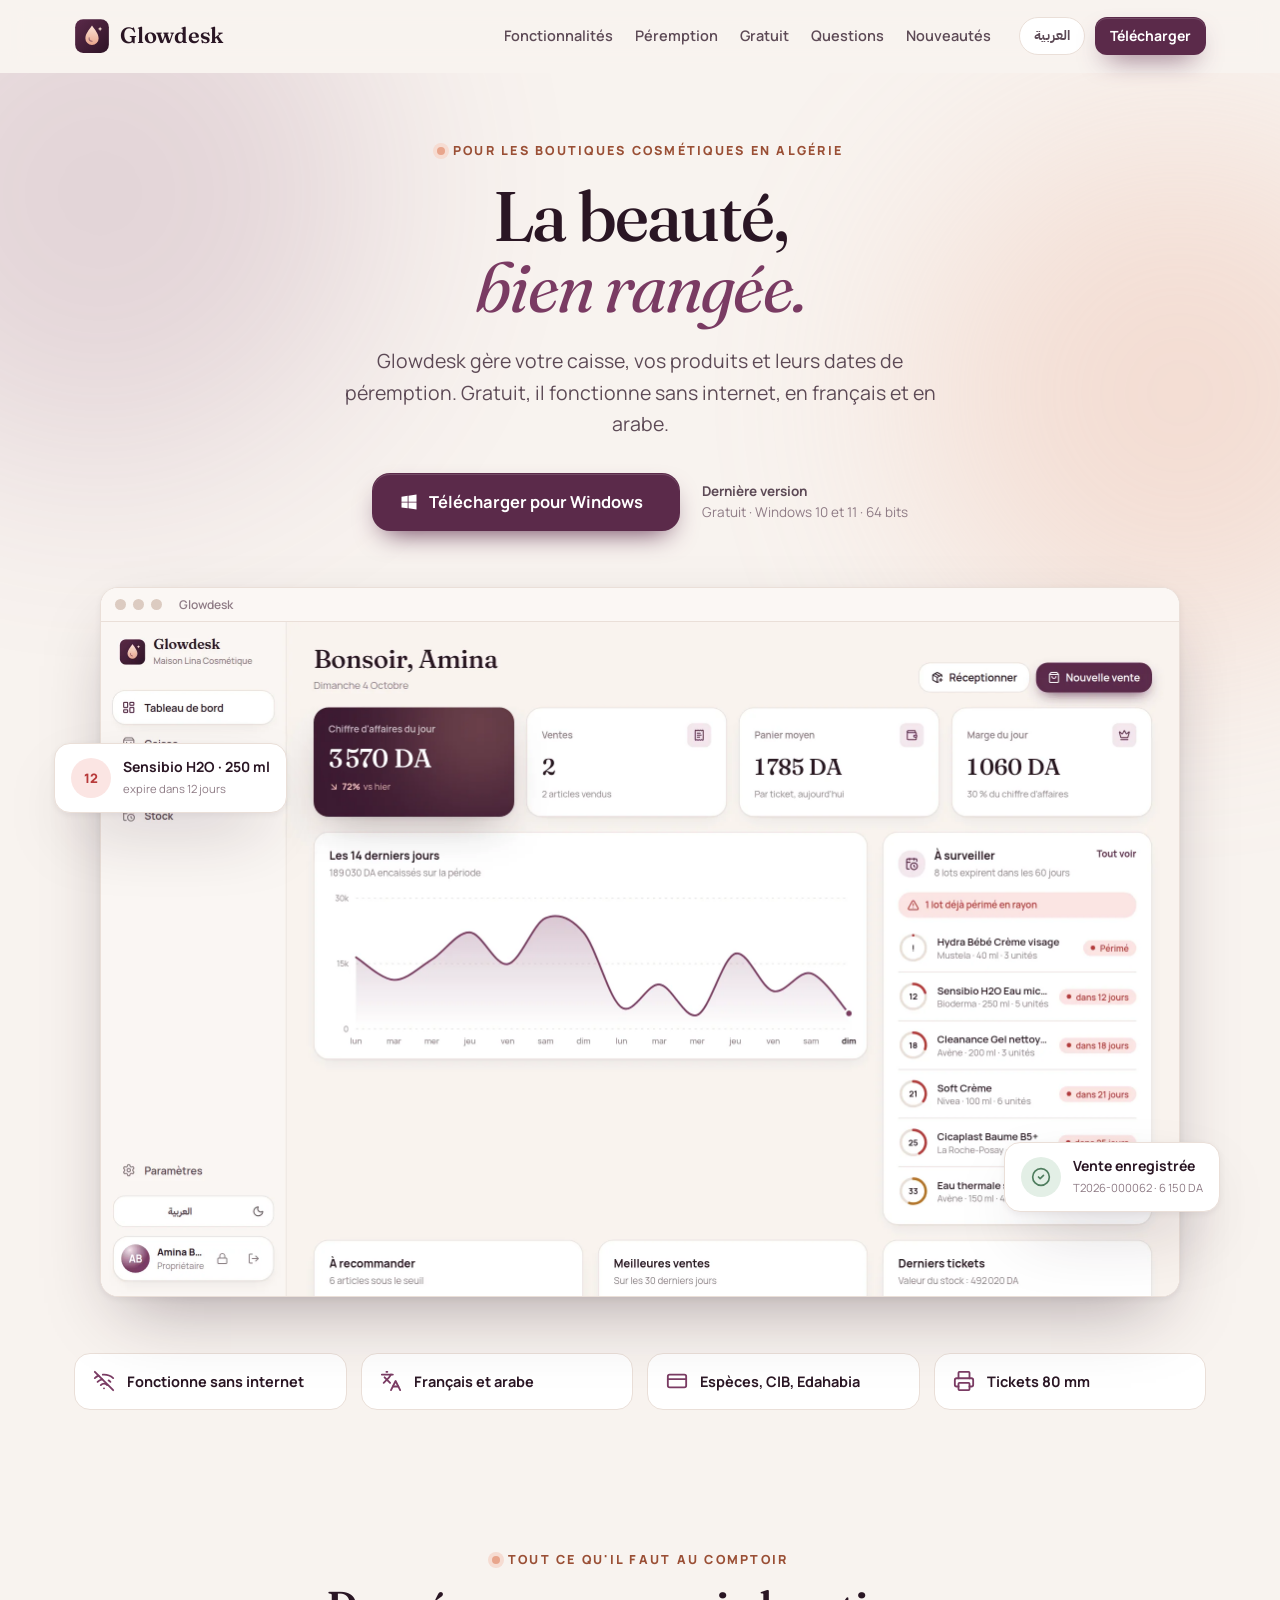
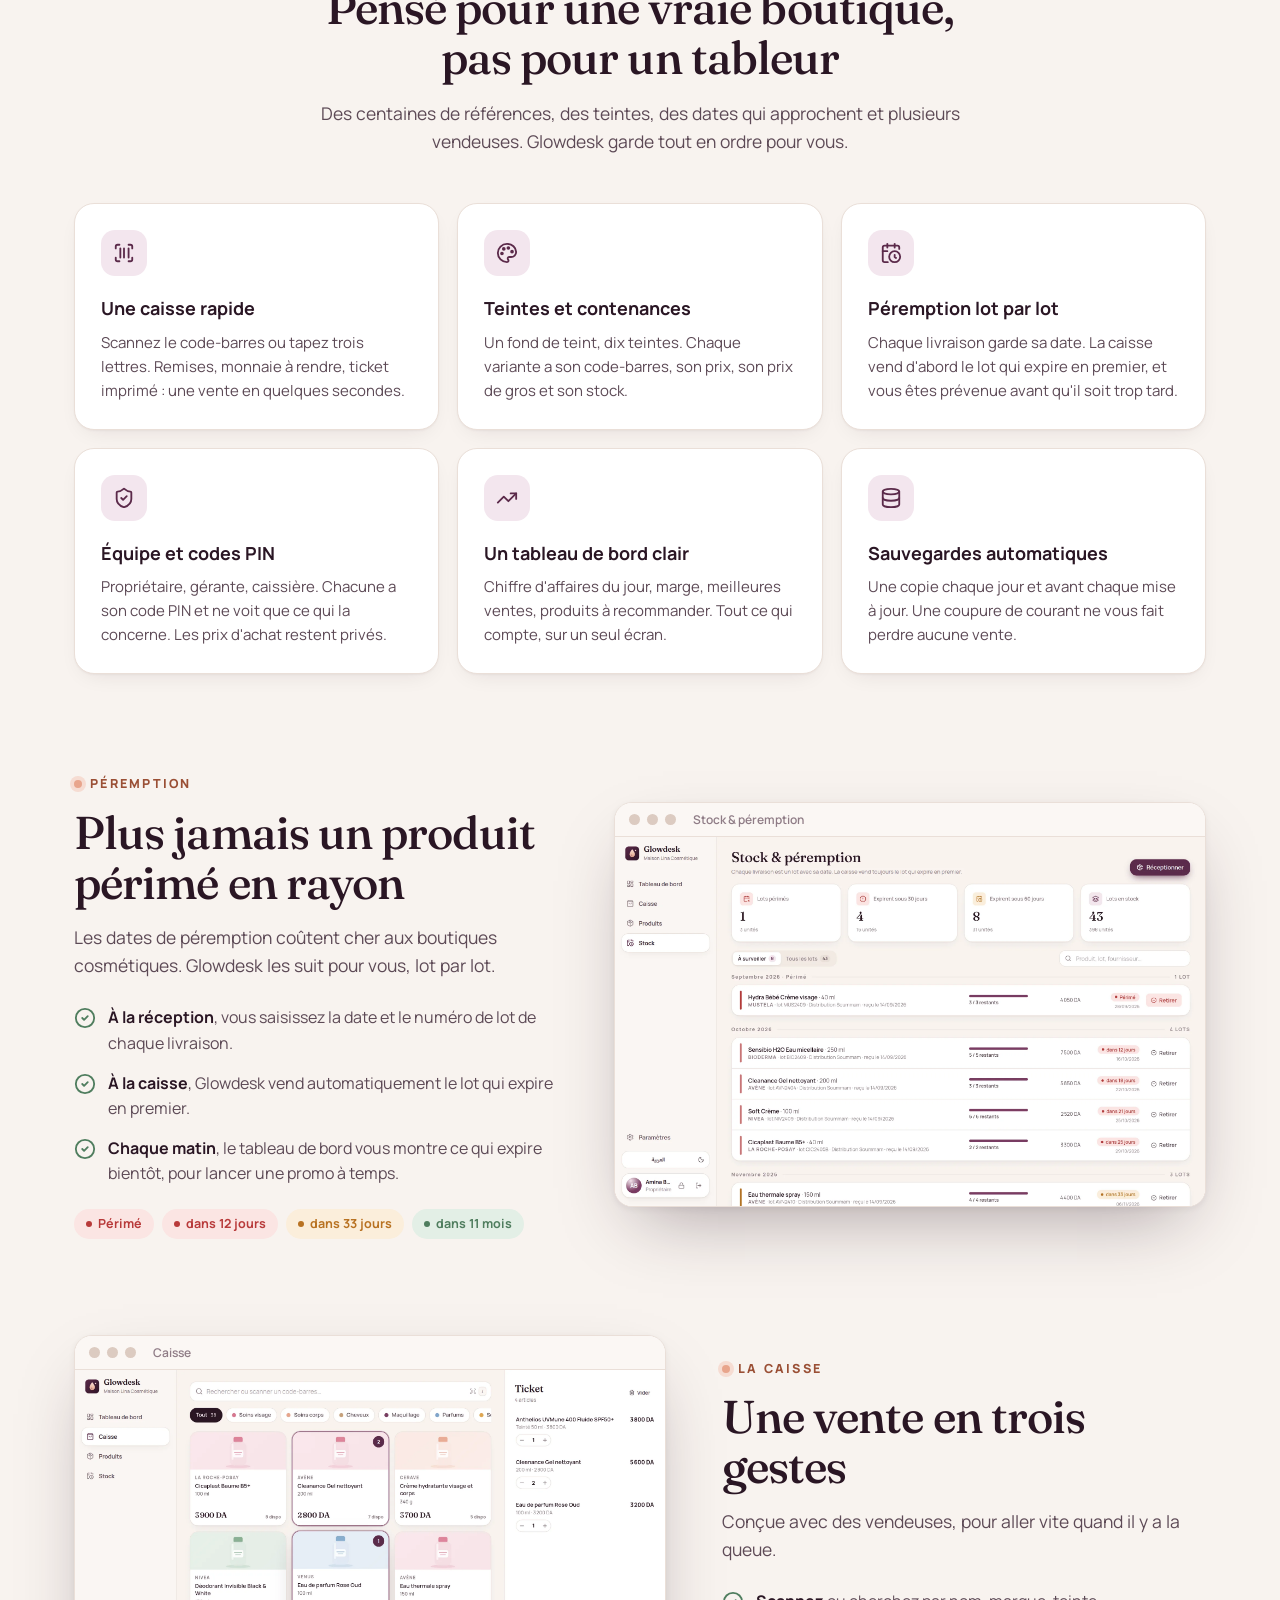
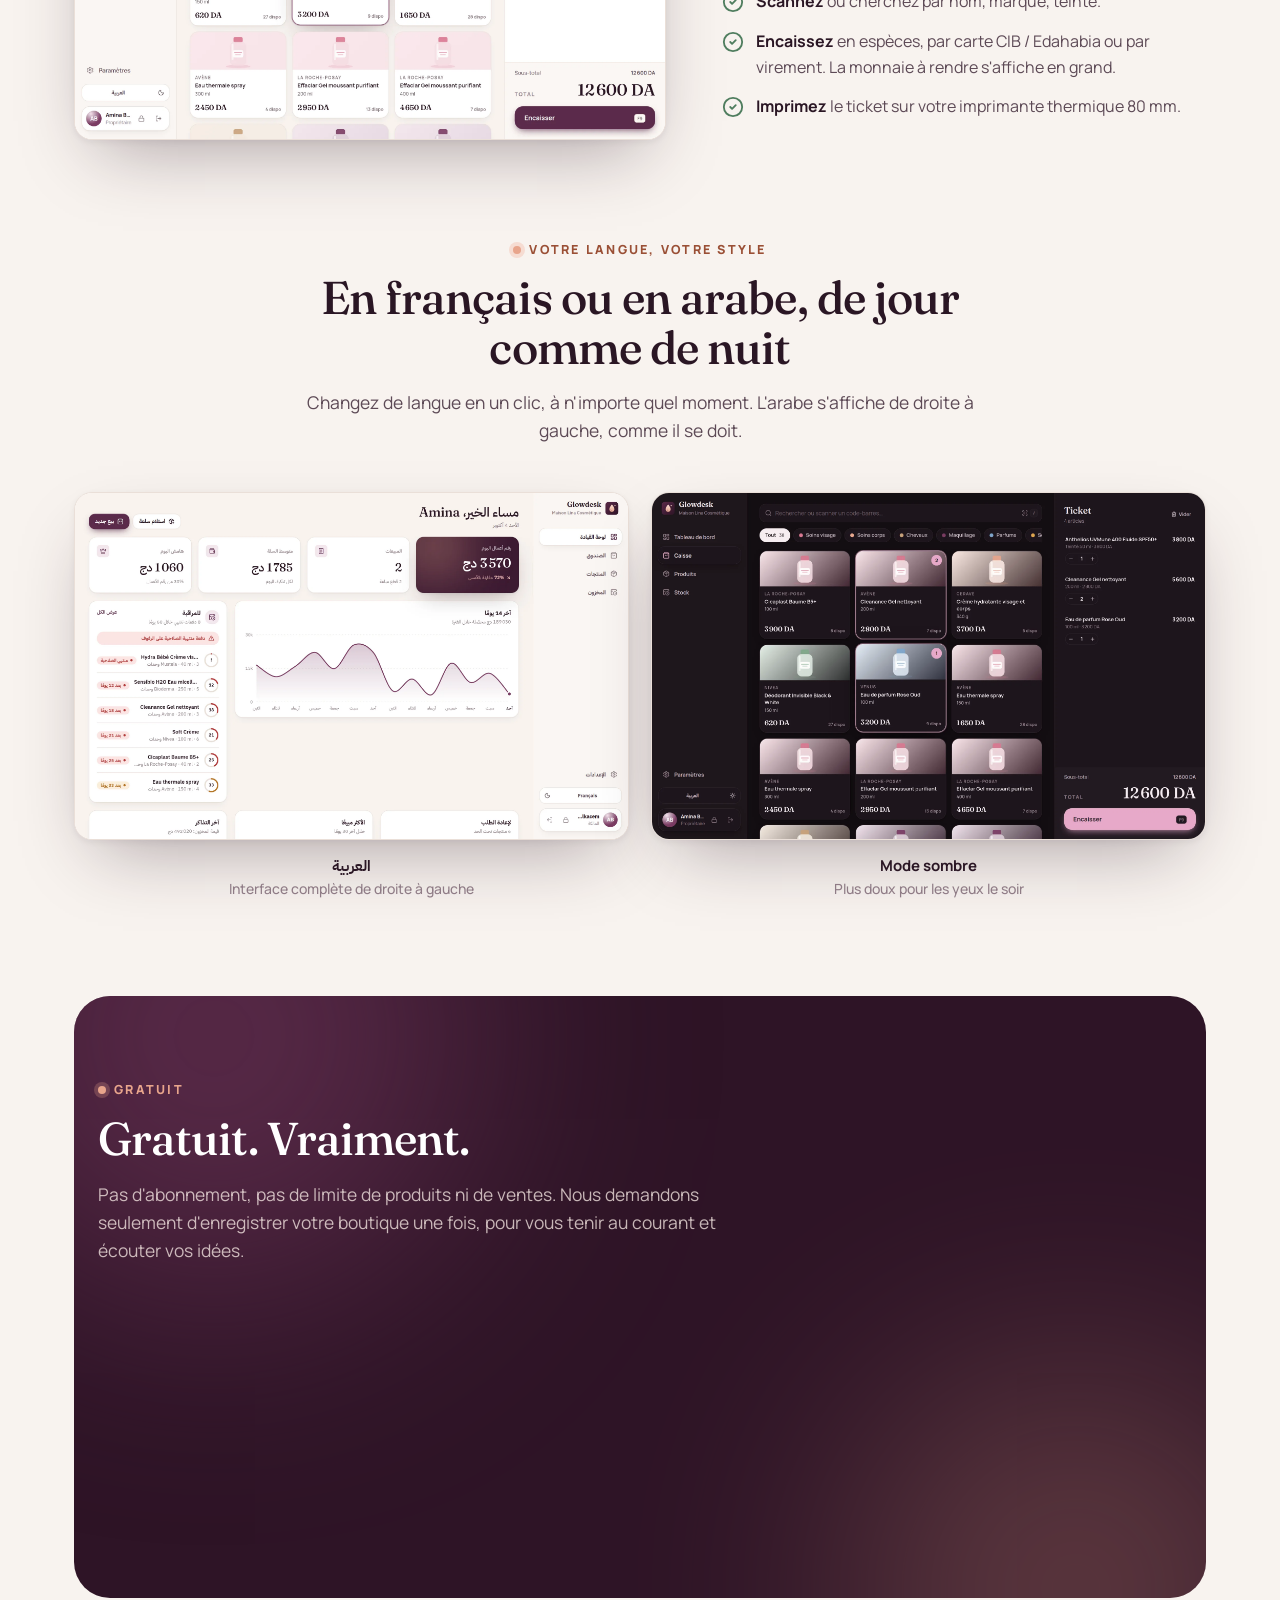
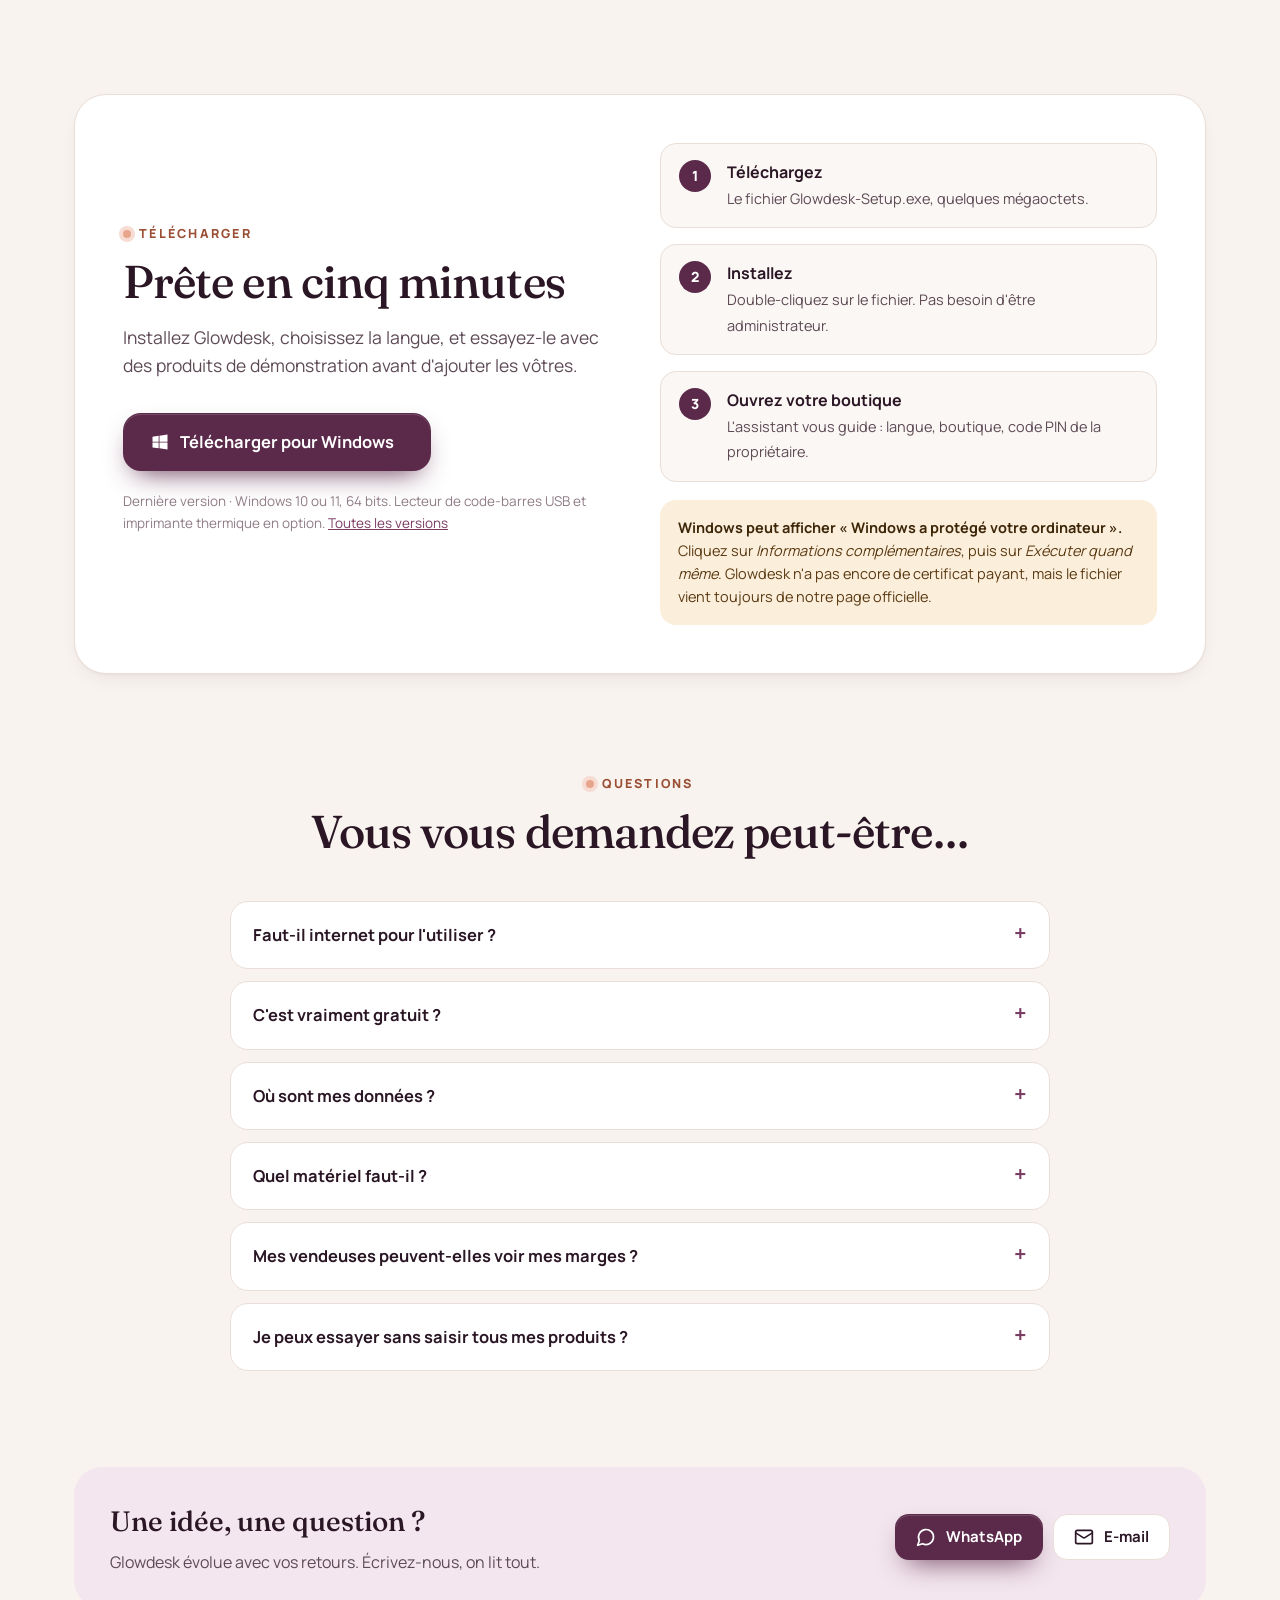
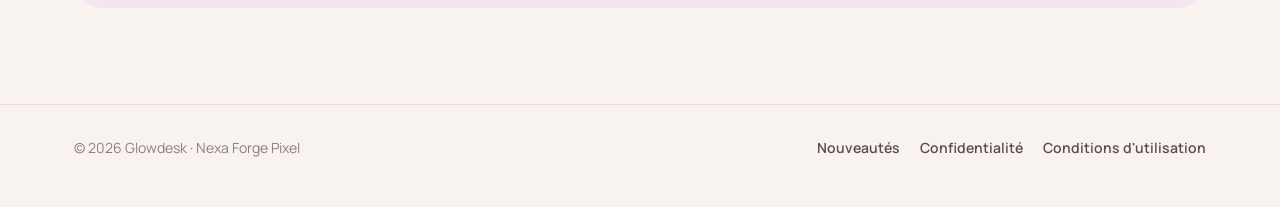
<file: index.html>
<!doctype html>
<html lang="fr" dir="ltr">
<head>
  <meta charset="utf-8">
  <meta name="viewport" content="width=device-width, initial-scale=1">
  <title>Glowdesk : logiciel de gestion gratuit pour boutiques cosmétiques</title>
  <meta name="description" content="Glowdesk est un logiciel gratuit pour les boutiques cosmétiques en Algérie : caisse avec code-barres, teintes et contenances, dates de péremption lot par lot, équipe avec codes PIN. Fonctionne sans internet, en français et en arabe.">
  <meta property="og:title" content="Glowdesk : la gestion de votre boutique cosmétique, enfin simple">
  <meta property="og:description" content="Caisse, stock et dates de péremption. Gratuit, sans internet, en français et en arabe.">
  <meta property="og:image" content="img/dashboard.webp">
  <meta name="theme-color" content="#5b2a4a">
  <link rel="icon" href="img/favicon.png">
  <link rel="apple-touch-icon" href="img/icon-256.png">
  <link rel="preconnect" href="https://fonts.googleapis.com">
  <link rel="preconnect" href="https://fonts.gstatic.com" crossorigin>
  <link href="https://fonts.googleapis.com/css2?family=Fraunces:ital,opsz,wght@0,9..144,400..600;1,9..144,400&family=IBM+Plex+Sans+Arabic:wght@400;500;600;700&family=Manrope:wght@400..800&display=swap" rel="stylesheet">
  <link rel="stylesheet" href="style.css">
</head>
<body>
<svg width="0" height="0" style="position:absolute" aria-hidden="true">
  <symbol id="i-cal" viewBox="0 0 24 24"><path d="M21 7.5V6a2 2 0 0 0-2-2H5a2 2 0 0 0-2 2v14a2 2 0 0 0 2 2h3.5"/><path d="M16 2v4"/><path d="M8 2v4"/><path d="M3 10h5"/><path d="M17.5 17.5 16 16.3V14"/><circle cx="16" cy="16" r="6"/></symbol>
  <symbol id="i-scan" viewBox="0 0 24 24"><path d="M3 7V5a2 2 0 0 1 2-2h2"/><path d="M17 3h2a2 2 0 0 1 2 2v2"/><path d="M21 17v2a2 2 0 0 1-2 2h-2"/><path d="M7 21H5a2 2 0 0 1-2-2v-2"/><path d="M8 7v10"/><path d="M12 7v10"/><path d="M17 7v10"/></symbol>
  <symbol id="i-palette" viewBox="0 0 24 24"><circle cx="13.5" cy="6.5" r="1"/><circle cx="17.5" cy="10.5" r="1"/><circle cx="8.5" cy="7.5" r="1"/><circle cx="6.5" cy="12.5" r="1"/><path d="M12 2C6.5 2 2 6.5 2 12s4.5 10 10 10c.93 0 1.65-.75 1.65-1.69 0-.44-.18-.84-.44-1.13-.29-.29-.44-.65-.44-1.12a1.64 1.64 0 0 1 1.67-1.67h2c3.05 0 5.55-2.5 5.55-5.55C21.97 6.01 17.46 2 12 2z"/></symbol>
  <symbol id="i-shield" viewBox="0 0 24 24"><path d="M20 13c0 5-3.5 7.5-7.66 8.95a1 1 0 0 1-.67-.01C7.5 20.5 4 18 4 13V6a1 1 0 0 1 1-1c2 0 4.5-1.2 6.24-2.72a1.17 1.17 0 0 1 1.52 0C14.51 3.81 17 5 19 5a1 1 0 0 1 1 1z"/><path d="m9 12 2 2 4-4"/></symbol>
  <symbol id="i-chart" viewBox="0 0 24 24"><polyline points="22 7 13.5 15.5 8.5 10.5 2 17"/><polyline points="16 7 22 7 22 13"/></symbol>
  <symbol id="i-db" viewBox="0 0 24 24"><ellipse cx="12" cy="5" rx="9" ry="3"/><path d="M3 5v14a9 3 0 0 0 18 0V5"/><path d="M3 12a9 3 0 0 0 18 0"/></symbol>
  <symbol id="i-wifioff" viewBox="0 0 24 24"><path d="M12 20h.01"/><path d="M8.5 16.43a5 5 0 0 1 7 0"/><path d="M5 12.86a10 10 0 0 1 5.17-2.69"/><path d="M19 12.86a10 10 0 0 0-2-1.52"/><path d="M2 8.82a15 15 0 0 1 4.18-2.64"/><path d="M22 8.82a15 15 0 0 0-11.29-3.76"/><path d="m2 2 20 20"/></symbol>
  <symbol id="i-lang" viewBox="0 0 24 24"><path d="m5 8 6 6"/><path d="m4 14 6-6 2-3"/><path d="M2 5h12"/><path d="M7 2h1"/><path d="m22 22-5-10-5 10"/><path d="M14 18h6"/></symbol>
  <symbol id="i-card" viewBox="0 0 24 24"><rect width="20" height="14" x="2" y="5" rx="2"/><path d="M2 10h20"/></symbol>
  <symbol id="i-print" viewBox="0 0 24 24"><path d="M6 18H4a2 2 0 0 1-2-2v-5a2 2 0 0 1 2-2h16a2 2 0 0 1 2 2v5a2 2 0 0 1-2 2h-2"/><path d="M6 9V3a1 1 0 0 1 1-1h10a1 1 0 0 1 1 1v6"/><rect x="6" y="14" width="12" height="8" rx="1"/></symbol>
  <symbol id="i-gift" viewBox="0 0 24 24"><rect x="3" y="8" width="18" height="4" rx="1"/><path d="M12 8v13"/><path d="M19 12v7a2 2 0 0 1-2 2H7a2 2 0 0 1-2-2v-7"/><path d="M7.5 8a2.5 2.5 0 0 1 0-5C10 3 12 8 12 8s2-5 4.5-5a2.5 2.5 0 0 1 0 5"/></symbol>
  <symbol id="i-lock" viewBox="0 0 24 24"><rect width="18" height="11" x="3" y="11" rx="2"/><path d="M7 11V7a5 5 0 0 1 10 0v4"/></symbol>
  <symbol id="i-refresh" viewBox="0 0 24 24"><path d="M3 12a9 9 0 0 1 9-9 9.75 9.75 0 0 1 6.74 2.74L21 8"/><path d="M21 3v5h-5"/><path d="M21 12a9 9 0 0 1-9 9 9.75 9.75 0 0 1-6.74-2.74L3 16"/><path d="M8 16H3v5"/></symbol>
  <symbol id="i-check" viewBox="0 0 24 24"><circle cx="12" cy="12" r="10"/><path d="m9 12 2 2 4-4"/></symbol>
  <symbol id="i-win" viewBox="0 0 24 24"><path fill="currentColor" stroke="none" d="M3 5.6 10.4 4.6v7H3zM11.4 4.4 21 3v8.6h-9.6zM3 12.6h7.4v7L3 18.6zM11.4 12.6H21V21l-9.6-1.4z"/></symbol>
  <symbol id="i-chat" viewBox="0 0 24 24"><path d="M7.9 20A9 9 0 1 0 4 16.1L2 22Z"/></symbol>
  <symbol id="i-mail" viewBox="0 0 24 24"><rect width="20" height="16" x="2" y="4" rx="2"/><path d="m22 7-8.97 5.7a1.94 1.94 0 0 1-2.06 0L2 7"/></symbol>
</svg>
  <header class="top">
    <div class="wrap">
      <a class="brand" href="./"><img src="img/logo.svg" alt=""> Glowdesk</a>
      <nav class="nav">
        <a href="#features" data-i18n="nav.features">Fonctionnalités</a>
        <a href="#expiry" data-i18n="nav.expiry">Péremption</a>
        <a href="#free" data-i18n="nav.free">Gratuit</a>
        <a href="#faq" data-i18n="nav.faq">Questions</a>
        <a href="changelog.html" data-i18n="nav.news">Nouveautés</a>
      </nav>
      <div class="top-actions">
        <button class="lang" type="button" data-lang-toggle>العربية</button>
        <a class="btn primary sm" href="#download" data-i18n="nav.download">Télécharger</a>
      </div>
    </div>
  </header>

  <main>
    <div class="hero">
      <div class="wrap">
        <div class="hero-text">
          <span class="kicker"><span class="dot"></span><span data-i18n="hero.kicker">Pour les boutiques cosmétiques en Algérie</span></span>
          <h1 data-i18n="hero.title">La beauté,<br><em>bien rangée.</em></h1>
          <p class="lead" data-i18n="hero.lead">Glowdesk gère votre caisse, vos produits et leurs dates de péremption. Gratuit, il fonctionne sans internet, en français et en arabe.</p>
          <div class="cta">
            <a class="btn primary big" href="download/" data-download>
              <svg class="i"><use href="#i-win"/></svg>
              <span data-i18n="cta.download">Télécharger pour Windows</span> <small data-version></small>
            </a>
            <span class="meta"><b data-version-line data-i18n="cta.latest">Dernière version</b><br><span data-i18n="cta.meta">Gratuit · Windows 10 et 11 · 64 bits</span><span data-downloads hidden></span></span>
          </div>
        </div>

        <div class="stage reveal">
          <div class="window">
            <div class="bar"><i></i><i></i><i></i><span>Glowdesk</span></div>
            <img src="img/dashboard.webp" data-src-ar="img/dashboard-ar.webp" width="2160" height="1350" alt="Tableau de bord de Glowdesk : chiffre d'affaires du jour, ventes des 14 derniers jours, produits à surveiller" data-i18n-alt="alt.dashboard">
          </div>
          <div class="float f1">
            <span class="ring" style="background:var(--danger-soft);color:var(--danger)">12</span>
            <span><b>Sensibio H2O · 250 ml</b><small data-i18n="float.expiry">expire dans 12 jours</small></span>
          </div>
          <div class="float f2">
            <span class="ring" style="background:var(--sage-soft);color:var(--sage)"><svg class="i" width="20" height="20"><use href="#i-check"/></svg></span>
            <span><b data-i18n="float.sale">Vente enregistrée</b><small>T2026-000062 · 6 150 DA</small></span>
          </div>
        </div>

        <div class="strip reveal">
          <div><svg class="i"><use href="#i-wifioff"/></svg><span data-i18n="strip.offline">Fonctionne sans internet</span></div>
          <div><svg class="i"><use href="#i-lang"/></svg><span data-i18n="strip.lang">Français et arabe</span></div>
          <div><svg class="i"><use href="#i-card"/></svg><span data-i18n="strip.pay">Espèces, CIB, Edahabia</span></div>
          <div><svg class="i"><use href="#i-print"/></svg><span data-i18n="strip.print">Tickets 80 mm</span></div>
        </div>
      </div>
    </div>

    <section id="features">
      <div class="wrap">
        <div class="head center reveal">
          <span class="kicker"><span class="dot"></span><span data-i18n="feat.kicker">Tout ce qu'il faut au comptoir</span></span>
          <h2 data-i18n="feat.title">Pensé pour une vraie boutique, pas pour un tableur</h2>
          <p class="sub" data-i18n="feat.sub">Des centaines de références, des teintes, des dates qui approchent et plusieurs vendeuses. Glowdesk garde tout en ordre pour vous.</p>
        </div>
        <div class="grid">
          <div class="card reveal"><div class="ico"><svg class="i"><use href="#i-scan"/></svg></div><h3 data-i18n="f1.t">Une caisse rapide</h3><p data-i18n="f1.p">Scannez le code-barres ou tapez trois lettres. Remises, monnaie à rendre, ticket imprimé : une vente en quelques secondes.</p></div>
          <div class="card reveal"><div class="ico"><svg class="i"><use href="#i-palette"/></svg></div><h3 data-i18n="f2.t">Teintes et contenances</h3><p data-i18n="f2.p">Un fond de teint, dix teintes. Chaque variante a son code-barres, son prix, son prix de gros et son stock.</p></div>
          <div class="card reveal"><div class="ico"><svg class="i"><use href="#i-cal"/></svg></div><h3 data-i18n="f3.t">Péremption lot par lot</h3><p data-i18n="f3.p">Chaque livraison garde sa date. La caisse vend d'abord le lot qui expire en premier, et vous êtes prévenue avant qu'il soit trop tard.</p></div>
          <div class="card reveal"><div class="ico"><svg class="i"><use href="#i-shield"/></svg></div><h3 data-i18n="f4.t">Équipe et codes PIN</h3><p data-i18n="f4.p">Propriétaire, gérante, caissière. Chacune a son code PIN et ne voit que ce qui la concerne. Les prix d'achat restent privés.</p></div>
          <div class="card reveal"><div class="ico"><svg class="i"><use href="#i-chart"/></svg></div><h3 data-i18n="f5.t">Un tableau de bord clair</h3><p data-i18n="f5.p">Chiffre d'affaires du jour, marge, meilleures ventes, produits à recommander. Tout ce qui compte, sur un seul écran.</p></div>
          <div class="card reveal"><div class="ico"><svg class="i"><use href="#i-db"/></svg></div><h3 data-i18n="f6.t">Sauvegardes automatiques</h3><p data-i18n="f6.p">Une copie chaque jour et avant chaque mise à jour. Une coupure de courant ne vous fait perdre aucune vente.</p></div>
        </div>
      </div>
    </section>

    <section id="expiry">
      <div class="wrap spot">
        <div class="spot-text reveal">
          <span class="kicker"><span class="dot"></span><span data-i18n="exp.kicker">Péremption</span></span>
          <h2 data-i18n="exp.title">Plus jamais un produit périmé en rayon</h2>
          <p class="sub" data-i18n="exp.sub">Les dates de péremption coûtent cher aux boutiques cosmétiques. Glowdesk les suit pour vous, lot par lot.</p>
          <ul>
            <li><svg class="i"><use href="#i-check"/></svg><span data-i18n="exp.l1"><b>À la réception</b>, vous saisissez la date et le numéro de lot de chaque livraison.</span></li>
            <li><svg class="i"><use href="#i-check"/></svg><span data-i18n="exp.l2"><b>À la caisse</b>, Glowdesk vend automatiquement le lot qui expire en premier.</span></li>
            <li><svg class="i"><use href="#i-check"/></svg><span data-i18n="exp.l3"><b>Chaque matin</b>, le tableau de bord vous montre ce qui expire bientôt, pour lancer une promo à temps.</span></li>
          </ul>
          <div class="badges">
            <span class="badge red" data-i18n="exp.b1">Périmé</span>
            <span class="badge red" data-i18n="exp.b2">dans 12 jours</span>
            <span class="badge amber" data-i18n="exp.b3">dans 33 jours</span>
            <span class="badge green" data-i18n="exp.b4">dans 11 mois</span>
          </div>
        </div>
        <div class="window reveal">
          <div class="bar"><i></i><i></i><i></i><span data-i18n="win.stock">Stock & péremption</span></div>
          <img src="img/stock.webp" width="2160" height="1350" loading="lazy" alt="Lots classés par mois de péremption" data-i18n-alt="alt.stock">
        </div>
      </div>
    </section>

    <section id="pos">
      <div class="wrap spot rev">
        <div class="spot-text reveal">
          <span class="kicker"><span class="dot"></span><span data-i18n="pos.kicker">La caisse</span></span>
          <h2 data-i18n="pos.title">Une vente en trois gestes</h2>
          <p class="sub" data-i18n="pos.sub">Conçue avec des vendeuses, pour aller vite quand il y a la queue.</p>
          <ul>
            <li><svg class="i"><use href="#i-check"/></svg><span data-i18n="pos.l1"><b>Scannez</b> ou cherchez par nom, marque, teinte.</span></li>
            <li><svg class="i"><use href="#i-check"/></svg><span data-i18n="pos.l2"><b>Encaissez</b> en espèces, par carte CIB / Edahabia ou par virement. La monnaie à rendre s'affiche en grand.</span></li>
            <li><svg class="i"><use href="#i-check"/></svg><span data-i18n="pos.l3"><b>Imprimez</b> le ticket sur votre imprimante thermique 80 mm.</span></li>
          </ul>
        </div>
        <div class="window reveal">
          <div class="bar"><i></i><i></i><i></i><span data-i18n="win.pos">Caisse</span></div>
          <img src="img/pos.webp" width="2160" height="1350" loading="lazy" alt="L'écran de caisse avec le ticket en cours" data-i18n-alt="alt.pos">
        </div>
      </div>
    </section>

    <section id="languages">
      <div class="wrap">
        <div class="head center reveal">
          <span class="kicker"><span class="dot"></span><span data-i18n="lang.kicker">Votre langue, votre style</span></span>
          <h2 data-i18n="lang.title">En français ou en arabe, de jour comme de nuit</h2>
          <p class="sub" data-i18n="lang.sub">Changez de langue en un clic, à n'importe quel moment. L'arabe s'affiche de droite à gauche, comme il se doit.</p>
        </div>
        <div class="duo">
          <figure class="reveal">
            <div class="window"><img src="img/dashboard-ar.webp" width="2160" height="1350" loading="lazy" alt="Glowdesk en arabe" data-i18n-alt="alt.ar"></div>
            <figcaption><span data-i18n="lang.c1">العربية</span><span data-i18n="lang.c1s">Interface complète de droite à gauche</span></figcaption>
          </figure>
          <figure class="reveal">
            <div class="window"><img src="img/pos-dark.webp" width="2160" height="1350" loading="lazy" alt="Glowdesk en mode sombre" data-i18n-alt="alt.dark"></div>
            <figcaption><span data-i18n="lang.c2">Mode sombre</span><span data-i18n="lang.c2s">Plus doux pour les yeux le soir</span></figcaption>
          </figure>
        </div>
      </div>
    </section>

    <div class="wrap" id="free">
      <div class="night">
        <div class="wrap">
          <div class="head reveal">
            <span class="kicker"><span class="dot"></span><span data-i18n="free.kicker">Gratuit</span></span>
            <h2 data-i18n="free.title">Gratuit. Vraiment.</h2>
            <p class="sub" data-i18n="free.sub">Pas d'abonnement, pas de limite de produits ni de ventes. Nous demandons seulement d'enregistrer votre boutique une fois, pour vous tenir au courant et écouter vos idées.</p>
          </div>
          <div class="promises">
            <div class="reveal"><svg class="i"><use href="#i-gift"/></svg><h3 data-i18n="free.p1t">Toutes les fonctions</h3><p data-i18n="free.p1">Caisse, stock, péremption, équipe, tableau de bord, sauvegardes : tout est inclus, et ça le restera.</p></div>
            <div class="reveal"><svg class="i"><use href="#i-lock"/></svg><h3 data-i18n="free.p2t">Vos données chez vous</h3><p data-i18n="free.p2">Vos produits, vos ventes et vos clientes restent sur votre ordinateur. Rien n'est envoyé ailleurs.</p></div>
            <div class="reveal"><svg class="i"><use href="#i-refresh"/></svg><h3 data-i18n="free.p3t">Toujours à jour</h3><p data-i18n="free.p3">Les nouvelles versions s'installent en un clic, avec une sauvegarde faite automatiquement avant.</p></div>
          </div>
        </div>
      </div>
    </div>

    <section id="download">
      <div class="wrap">
        <div class="download reveal">
          <div>
            <span class="kicker"><span class="dot"></span><span data-i18n="dl.kicker">Télécharger</span></span>
            <h2 data-i18n="dl.title">Prête en cinq minutes</h2>
            <p class="sub" data-i18n="dl.sub">Installez Glowdesk, choisissez la langue, et essayez-le avec des produits de démonstration avant d'ajouter les vôtres.</p>
            <div class="cta">
              <a class="btn primary big" href="download/" data-download>
                <svg class="i"><use href="#i-win"/></svg>
                <span data-i18n="cta.download">Télécharger pour Windows</span> <small data-version></small>
              </a>
            </div>
            <p class="req"><span data-version-line data-i18n="cta.latest">Dernière version</span> · <span data-i18n="dl.req">Windows 10 ou 11, 64 bits. Lecteur de code-barres USB et imprimante thermique en option.</span> <a href="#" data-release-page data-i18n="dl.all">Toutes les versions</a></p>
          </div>
          <div>
            <ol class="steps">
              <li><div><b data-i18n="dl.s1t">Téléchargez</b><span data-i18n="dl.s1">Le fichier Glowdesk-Setup.exe, quelques mégaoctets.</span></div></li>
              <li><div><b data-i18n="dl.s2t">Installez</b><span data-i18n="dl.s2">Double-cliquez sur le fichier. Pas besoin d'être administrateur.</span></div></li>
              <li><div><b data-i18n="dl.s3t">Ouvrez votre boutique</b><span data-i18n="dl.s3">L'assistant vous guide : langue, boutique, code PIN de la propriétaire.</span></div></li>
            </ol>
            <div class="note" data-i18n="dl.note"><b>Windows peut afficher « Windows a protégé votre ordinateur ».</b> Cliquez sur <i>Informations complémentaires</i>, puis sur <i>Exécuter quand même</i>. Glowdesk n'a pas encore de certificat payant, mais le fichier vient toujours de notre page officielle.</div>
          </div>
        </div>
      </div>
    </section>

    <section id="faq">
      <div class="wrap">
        <div class="head center reveal">
          <span class="kicker"><span class="dot"></span><span data-i18n="faq.kicker">Questions</span></span>
          <h2 data-i18n="faq.title">Vous vous demandez peut-être…</h2>
        </div>
        <div class="faq">
          <details class="reveal"><summary data-i18n="q1">Faut-il internet pour l'utiliser ?</summary><p data-i18n="a1">Non. Glowdesk fonctionne entièrement sans internet. Il en faut seulement une fois pour enregistrer votre boutique (gratuitement), puis de temps en temps pour recevoir les mises à jour.</p></details>
          <details class="reveal"><summary data-i18n="q2">C'est vraiment gratuit ?</summary><p data-i18n="a2">Oui, sans limite de produits, de ventes ou d'utilisatrices. Des modules en option pourront arriver plus tard (livraisons, fidélité, sauvegarde en ligne), mais tout ce qui est gratuit aujourd'hui le restera.</p></details>
          <details class="reveal"><summary data-i18n="q3">Où sont mes données ?</summary><p data-i18n="a3">Sur votre ordinateur, dans un seul fichier, avec une sauvegarde automatique chaque jour. Vous pouvez restaurer une sauvegarde depuis les paramètres en un clic.</p></details>
          <details class="reveal"><summary data-i18n="q4">Quel matériel faut-il ?</summary><p data-i18n="a4">Un ordinateur sous Windows 10 ou 11. Un lecteur de code-barres USB et une imprimante de tickets 80 mm sont recommandés mais pas obligatoires.</p></details>
          <details class="reveal"><summary data-i18n="q5">Mes vendeuses peuvent-elles voir mes marges ?</summary><p data-i18n="a5">Non. Chaque personne a son rôle et son code PIN. Une caissière encaisse, mais ne voit ni les prix d'achat ni les marges, et ne peut pas modifier les prix.</p></details>
          <details class="reveal"><summary data-i18n="q6">Je peux essayer sans saisir tous mes produits ?</summary><p data-i18n="a6">Oui. À l'installation, choisissez « Avec des produits de démonstration » : 24 produits réels avec leurs lots, leurs dates et deux semaines de ventes, pour tout essayer tranquillement.</p></details>
        </div>
      </div>
    </section>

    <section id="contact" data-contact hidden>
      <div class="wrap">
        <div class="contact reveal">
          <div>
            <h3 data-i18n="ct.title">Une idée, une question ?</h3>
            <p data-i18n="ct.sub">Glowdesk évolue avec vos retours. Écrivez-nous, on lit tout.</p>
          </div>
          <div class="links">
            <a class="btn primary" href="#" data-contact-whatsapp hidden><svg class="i"><use href="#i-chat"/></svg> WhatsApp</a>
            <a class="btn ghost" href="#" data-contact-email hidden><svg class="i"><use href="#i-mail"/></svg> <span data-i18n="ct.email">E-mail</span></a>
          </div>
        </div>
      </div>
    </section>
  </main>

  <footer>
    <div class="wrap">
      <span>© <span data-year>2026</span> Glowdesk · Nexa Forge Pixel</span>
      <nav>
        <a href="changelog.html" data-i18n="nav.news">Nouveautés</a>
        <a href="privacy.html" data-i18n="ft.privacy">Confidentialité</a>
        <a href="license.html" data-i18n="ft.license">Conditions d'utilisation</a>
      </nav>
    </div>
  </footer>

  <script src="site.js"></script>
</body>
</html>
</file>
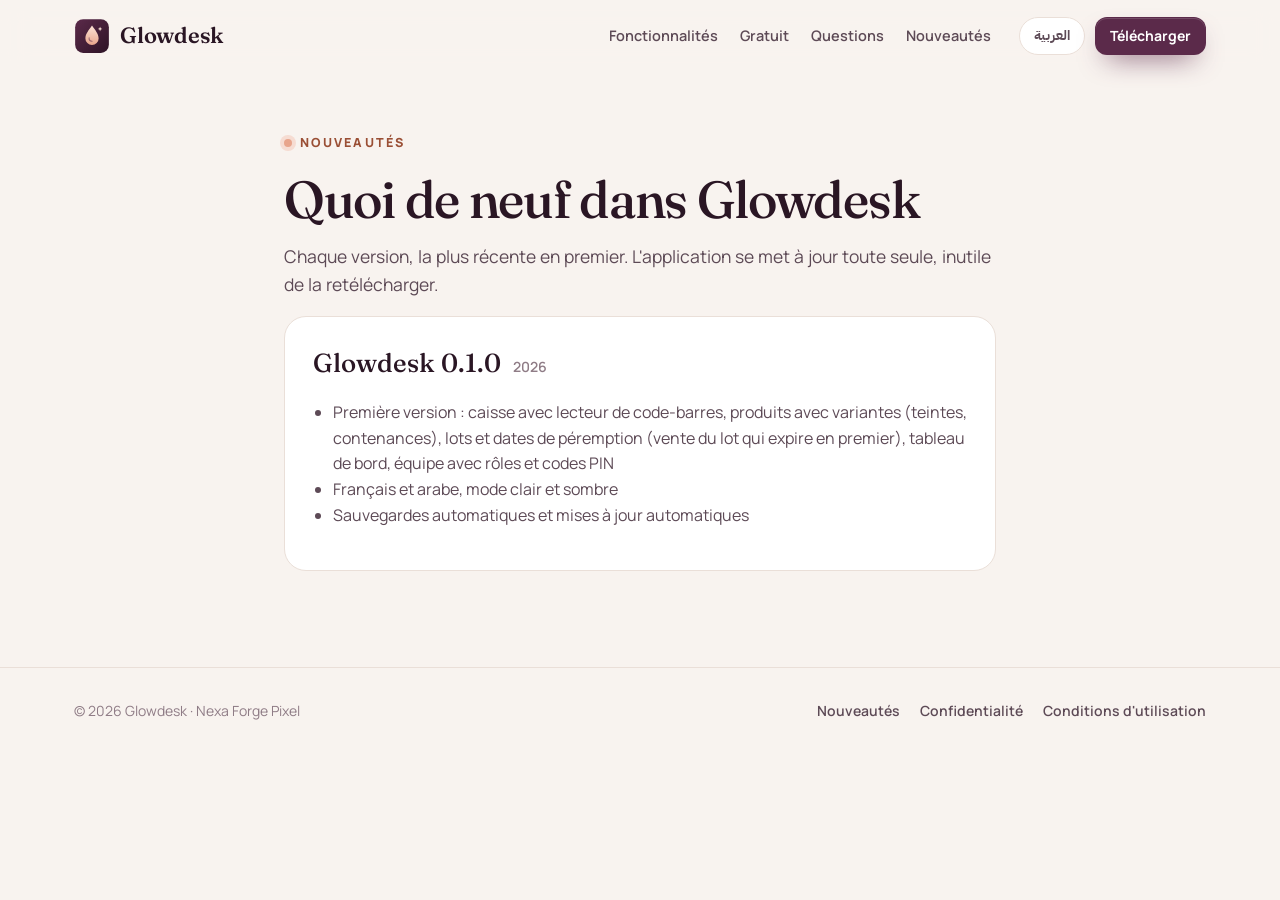
<file: changelog.html>
<!doctype html>
<html lang="fr" dir="ltr">
<head>
  <meta charset="utf-8">
  <meta name="viewport" content="width=device-width, initial-scale=1">
  <meta name="theme-color" content="#5b2a4a">
  <link rel="preconnect" href="https://fonts.googleapis.com">
  <link rel="preconnect" href="https://fonts.gstatic.com" crossorigin>
  <link href="https://fonts.googleapis.com/css2?family=Fraunces:ital,opsz,wght@0,9..144,400..600;1,9..144,400&family=IBM+Plex+Sans+Arabic:wght@400;500;600;700&family=Manrope:wght@400..800&display=swap" rel="stylesheet">
  <title>Nouveautés · Glowdesk</title>
  <meta name="description" content="Les nouveautés de chaque version de Glowdesk.">
  <link rel="icon" href="img/favicon.png">
  <link rel="stylesheet" href="style.css">
</head>
<body>
  <header class="top">
    <div class="wrap">
      <a class="brand" href="./"><img src="img/logo.svg" alt=""> Glowdesk</a>
      <nav class="nav">
        <a href="./#features" data-i18n="nav.features">Fonctionnalités</a>
        <a href="./#free" data-i18n="nav.free">Gratuit</a>
        <a href="./#faq" data-i18n="nav.faq">Questions</a>
        <a href="changelog.html" data-i18n="nav.news">Nouveautés</a>
      </nav>
      <div class="top-actions">
        <button class="lang" type="button" data-lang-toggle>العربية</button>
        <a class="btn primary sm" href="./#download" data-i18n="nav.download">Télécharger</a>
      </div>
    </div>
  </header>
  <main class="page">
    <div class="wrap prose">
      <span class="kicker"><span class="dot"></span><span data-i18n="nav.news">Nouveautés</span></span>
      <h1 data-i18n="cl.title">Quoi de neuf dans Glowdesk</h1>
      <p class="sub" data-i18n="cl.sub">Chaque version, la plus récente en premier. L'application se met à jour toute seule, inutile de la retélécharger.</p>
      <div data-changelog>
        <article class="release" id="v0.1.0">
          <h3>Glowdesk 0.1.0 <span class="date">2026</span></h3>
          <div class="body">
            <ul>
              <li>Première version : caisse avec lecteur de code-barres, produits avec variantes (teintes, contenances), lots et dates de péremption (vente du lot qui expire en premier), tableau de bord, équipe avec rôles et codes PIN</li>
              <li>Français et arabe, mode clair et sombre</li>
              <li>Sauvegardes automatiques et mises à jour automatiques</li>
            </ul>
          </div>
        </article>
      </div>
    </div>
  </main>
  <footer>
    <div class="wrap">
      <span>© <span data-year>2026</span> Glowdesk · Nexa Forge Pixel</span>
      <nav>
        <a href="changelog.html" data-i18n="nav.news">Nouveautés</a>
        <a href="privacy.html" data-i18n="ft.privacy">Confidentialité</a>
        <a href="license.html" data-i18n="ft.license">Conditions d'utilisation</a>
      </nav>
    </div>
  </footer>
  <script src="site.js"></script>
</body>
</html>
</file>
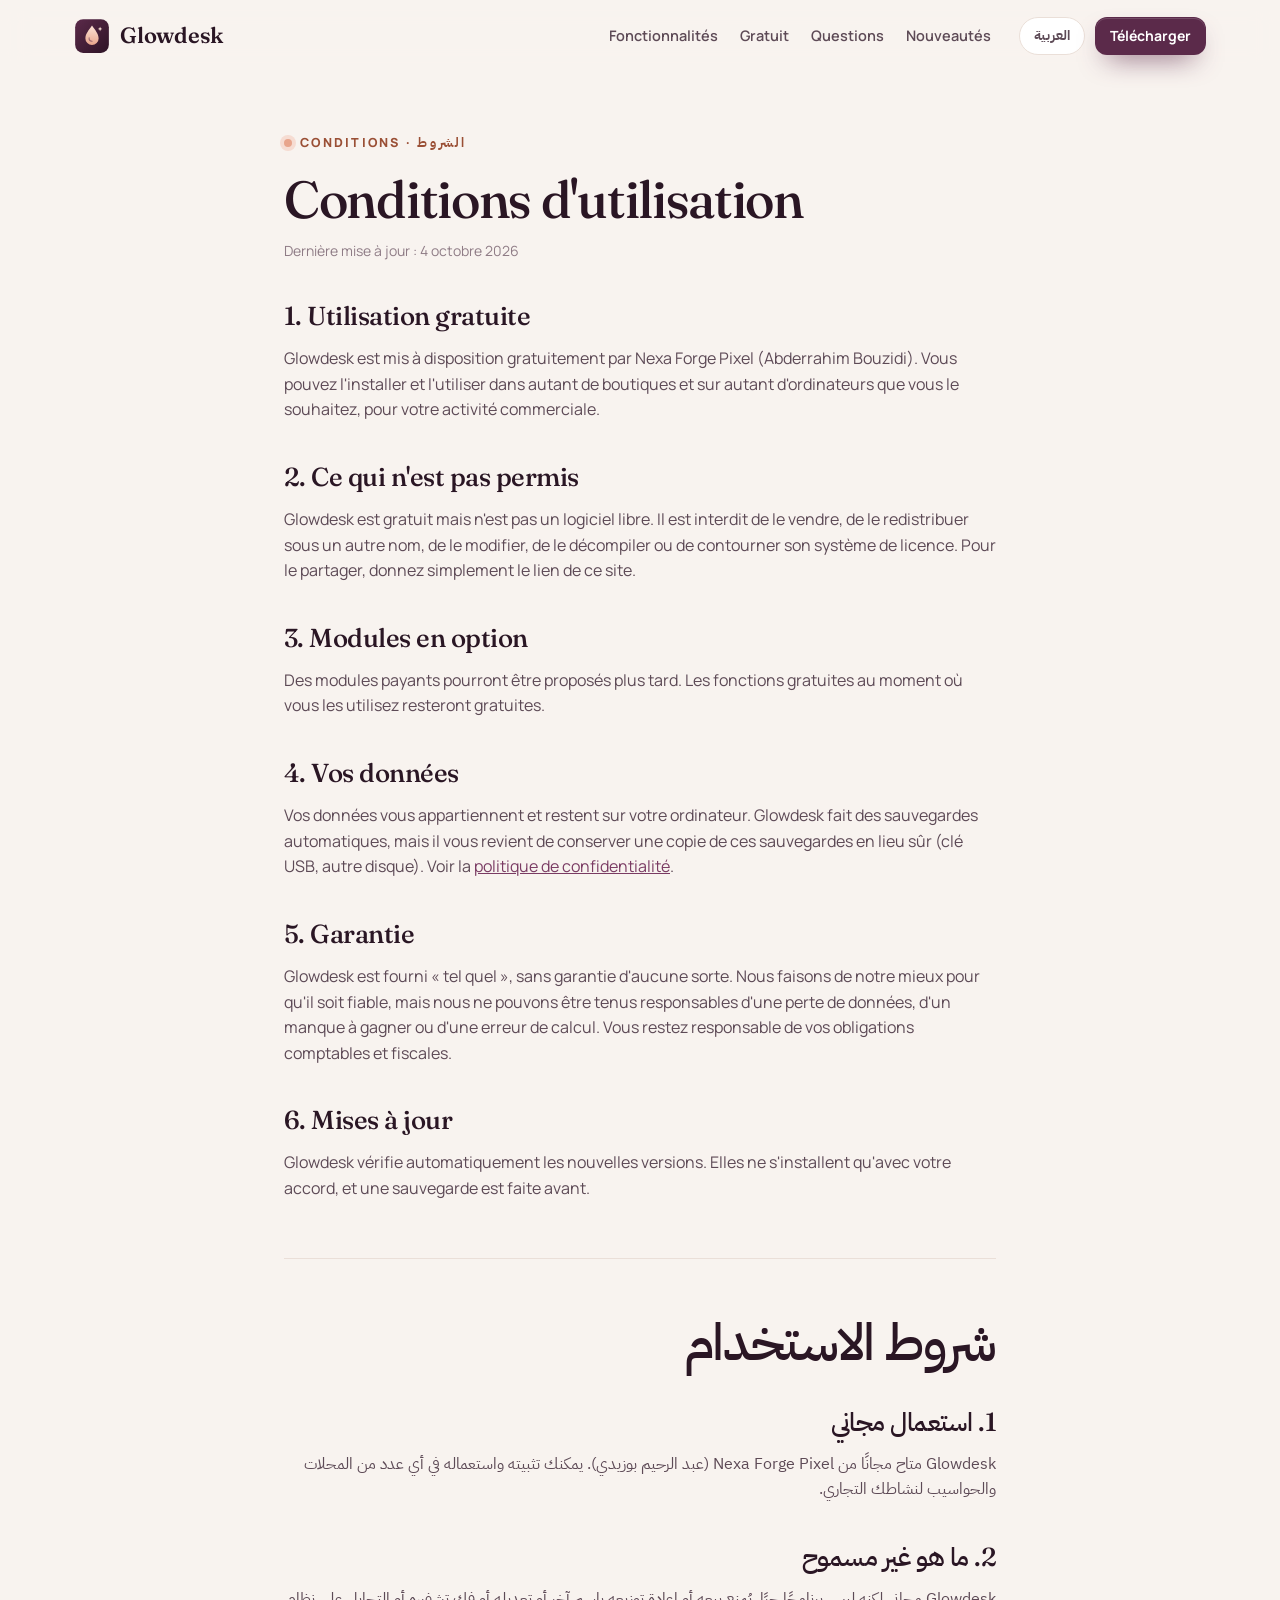
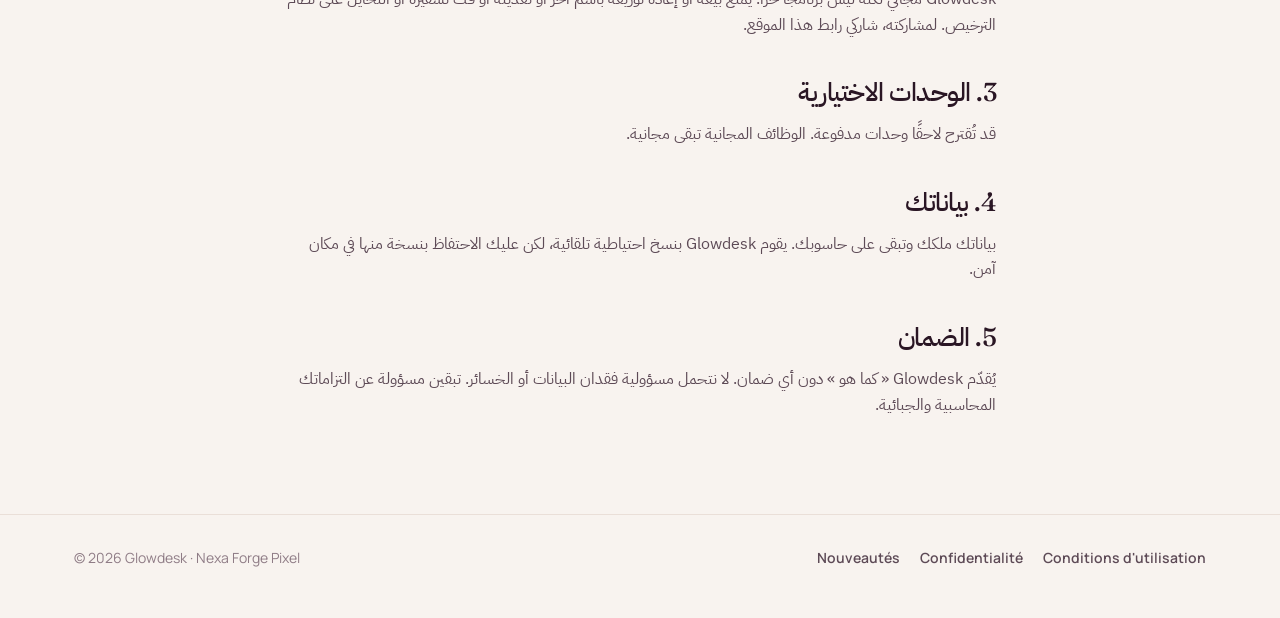
<file: license.html>
<!doctype html>
<html lang="fr" dir="ltr">
<head>
  <meta charset="utf-8">
  <meta name="viewport" content="width=device-width, initial-scale=1">
  <meta name="theme-color" content="#5b2a4a">
  <link rel="preconnect" href="https://fonts.googleapis.com">
  <link rel="preconnect" href="https://fonts.gstatic.com" crossorigin>
  <link href="https://fonts.googleapis.com/css2?family=Fraunces:ital,opsz,wght@0,9..144,400..600;1,9..144,400&family=IBM+Plex+Sans+Arabic:wght@400;500;600;700&family=Manrope:wght@400..800&display=swap" rel="stylesheet">
  <title>Conditions d'utilisation · Glowdesk</title>
  <meta name="description" content="Conditions d'utilisation de Glowdesk.">
  <link rel="icon" href="img/favicon.png">
  <link rel="stylesheet" href="style.css">
</head>
<body>
  <header class="top">
    <div class="wrap">
      <a class="brand" href="./"><img src="img/logo.svg" alt=""> Glowdesk</a>
      <nav class="nav">
        <a href="./#features" data-i18n="nav.features">Fonctionnalités</a>
        <a href="./#free" data-i18n="nav.free">Gratuit</a>
        <a href="./#faq" data-i18n="nav.faq">Questions</a>
        <a href="changelog.html" data-i18n="nav.news">Nouveautés</a>
      </nav>
      <div class="top-actions">
        <button class="lang" type="button" data-lang-toggle>العربية</button>
        <a class="btn primary sm" href="./#download" data-i18n="nav.download">Télécharger</a>
      </div>
    </div>
  </header>
  <main class="page">
    <div class="wrap prose">
      <span class="kicker"><span class="dot"></span>Conditions · الشروط</span>
      <h1>Conditions d'utilisation</h1>
      <p class="small">Dernière mise à jour : 4 octobre 2026</p>

      <h2>1. Utilisation gratuite</h2>
      <p>Glowdesk est mis à disposition gratuitement par Nexa Forge Pixel (Abderrahim Bouzidi). Vous pouvez l'installer et l'utiliser dans autant de boutiques et sur autant d'ordinateurs que vous le souhaitez, pour votre activité commerciale.</p>

      <h2>2. Ce qui n'est pas permis</h2>
      <p>Glowdesk est gratuit mais n'est pas un logiciel libre. Il est interdit de le vendre, de le redistribuer sous un autre nom, de le modifier, de le décompiler ou de contourner son système de licence. Pour le partager, donnez simplement le lien de ce site.</p>

      <h2>3. Modules en option</h2>
      <p>Des modules payants pourront être proposés plus tard. Les fonctions gratuites au moment où vous les utilisez resteront gratuites.</p>

      <h2>4. Vos données</h2>
      <p>Vos données vous appartiennent et restent sur votre ordinateur. Glowdesk fait des sauvegardes automatiques, mais il vous revient de conserver une copie de ces sauvegardes en lieu sûr (clé USB, autre disque). Voir la <a href="privacy.html">politique de confidentialité</a>.</p>

      <h2>5. Garantie</h2>
      <p>Glowdesk est fourni « tel quel », sans garantie d'aucune sorte. Nous faisons de notre mieux pour qu'il soit fiable, mais nous ne pouvons être tenus responsables d'une perte de données, d'un manque à gagner ou d'une erreur de calcul. Vous restez responsable de vos obligations comptables et fiscales.</p>

      <h2>6. Mises à jour</h2>
      <p>Glowdesk vérifie automatiquement les nouvelles versions. Elles ne s'installent qu'avec votre accord, et une sauvegarde est faite avant.</p>

      <hr>

      <div class="ar-block">
        <h1>شروط الاستخدام</h1>
        <h2>1. استعمال مجاني</h2>
        <p>Glowdesk متاح مجانًا من Nexa Forge Pixel (عبد الرحيم بوزيدي). يمكنك تثبيته واستعماله في أي عدد من المحلات والحواسيب لنشاطك التجاري.</p>
        <h2>2. ما هو غير مسموح</h2>
        <p>Glowdesk مجاني لكنه ليس برنامجًا حرًا. يُمنع بيعه أو إعادة توزيعه باسم آخر أو تعديله أو فك تشفيره أو التحايل على نظام الترخيص. لمشاركته، شاركي رابط هذا الموقع.</p>
        <h2>3. الوحدات الاختيارية</h2>
        <p>قد تُقترح لاحقًا وحدات مدفوعة. الوظائف المجانية تبقى مجانية.</p>
        <h2>4. بياناتك</h2>
        <p>بياناتك ملكك وتبقى على حاسوبك. يقوم Glowdesk بنسخ احتياطية تلقائية، لكن عليك الاحتفاظ بنسخة منها في مكان آمن.</p>
        <h2>5. الضمان</h2>
        <p>يُقدّم Glowdesk « كما هو » دون أي ضمان. لا نتحمل مسؤولية فقدان البيانات أو الخسائر. تبقين مسؤولة عن التزاماتك المحاسبية والجبائية.</p>
      </div>
    </div>
  </main>
  <footer>
    <div class="wrap">
      <span>© <span data-year>2026</span> Glowdesk · Nexa Forge Pixel</span>
      <nav>
        <a href="changelog.html" data-i18n="nav.news">Nouveautés</a>
        <a href="privacy.html" data-i18n="ft.privacy">Confidentialité</a>
        <a href="license.html" data-i18n="ft.license">Conditions d'utilisation</a>
      </nav>
    </div>
  </footer>
  <script src="site.js"></script>
</body>
</html>
</file>
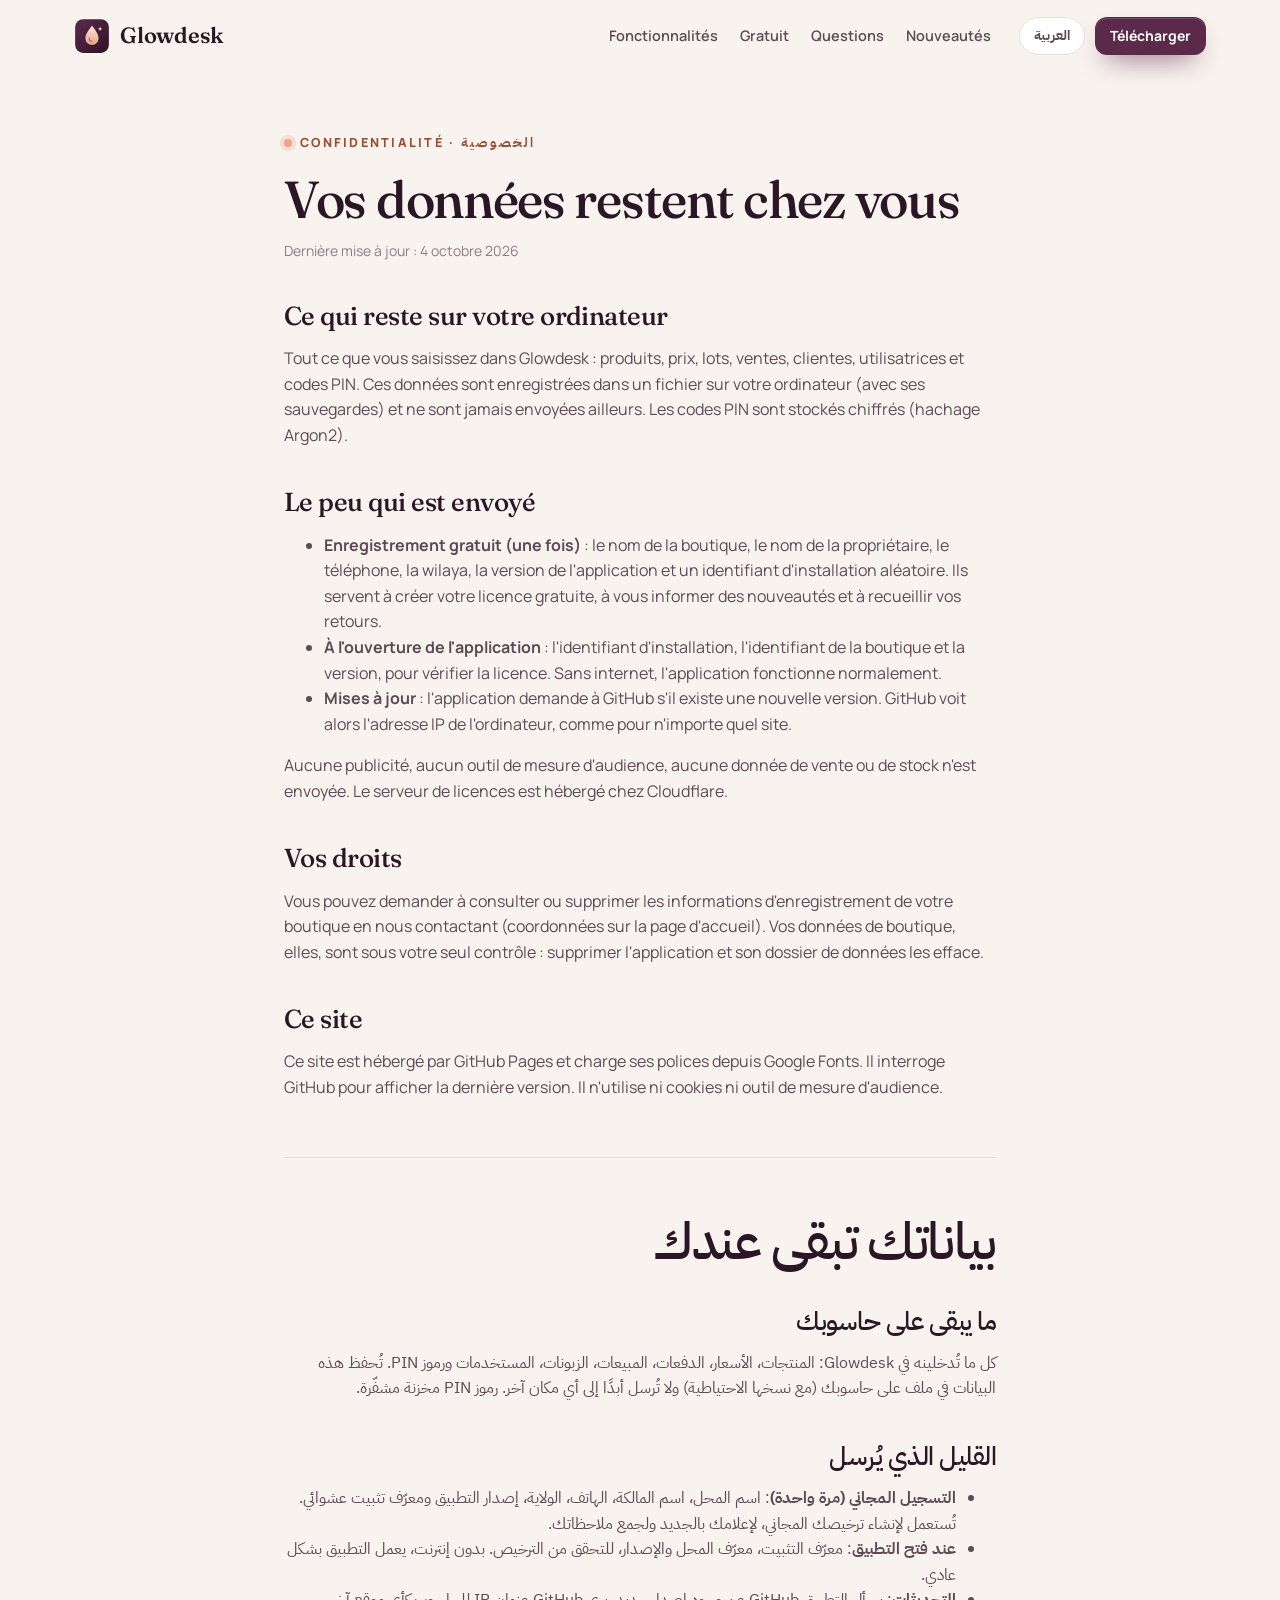
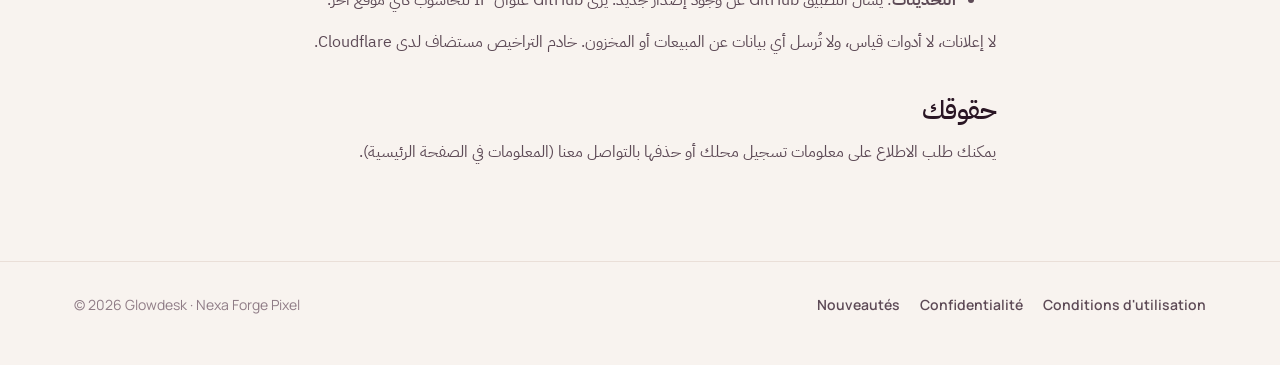
<file: privacy.html>
<!doctype html>
<html lang="fr" dir="ltr">
<head>
  <meta charset="utf-8">
  <meta name="viewport" content="width=device-width, initial-scale=1">
  <meta name="theme-color" content="#5b2a4a">
  <link rel="preconnect" href="https://fonts.googleapis.com">
  <link rel="preconnect" href="https://fonts.gstatic.com" crossorigin>
  <link href="https://fonts.googleapis.com/css2?family=Fraunces:ital,opsz,wght@0,9..144,400..600;1,9..144,400&family=IBM+Plex+Sans+Arabic:wght@400;500;600;700&family=Manrope:wght@400..800&display=swap" rel="stylesheet">
  <title>Confidentialité · Glowdesk</title>
  <meta name="description" content="Ce que Glowdesk garde sur votre ordinateur, et le peu qu'il envoie.">
  <link rel="icon" href="img/favicon.png">
  <link rel="stylesheet" href="style.css">
</head>
<body>
  <header class="top">
    <div class="wrap">
      <a class="brand" href="./"><img src="img/logo.svg" alt=""> Glowdesk</a>
      <nav class="nav">
        <a href="./#features" data-i18n="nav.features">Fonctionnalités</a>
        <a href="./#free" data-i18n="nav.free">Gratuit</a>
        <a href="./#faq" data-i18n="nav.faq">Questions</a>
        <a href="changelog.html" data-i18n="nav.news">Nouveautés</a>
      </nav>
      <div class="top-actions">
        <button class="lang" type="button" data-lang-toggle>العربية</button>
        <a class="btn primary sm" href="./#download" data-i18n="nav.download">Télécharger</a>
      </div>
    </div>
  </header>
  <main class="page">
    <div class="wrap prose">
      <span class="kicker"><span class="dot"></span>Confidentialité · الخصوصية</span>
      <h1>Vos données restent chez vous</h1>
      <p class="small">Dernière mise à jour : 4 octobre 2026</p>

      <h2>Ce qui reste sur votre ordinateur</h2>
      <p>Tout ce que vous saisissez dans Glowdesk : produits, prix, lots, ventes, clientes, utilisatrices et codes PIN. Ces données sont enregistrées dans un fichier sur votre ordinateur (avec ses sauvegardes) et ne sont jamais envoyées ailleurs. Les codes PIN sont stockés chiffrés (hachage Argon2).</p>

      <h2>Le peu qui est envoyé</h2>
      <ul>
        <li><b>Enregistrement gratuit (une fois)</b> : le nom de la boutique, le nom de la propriétaire, le téléphone, la wilaya, la version de l'application et un identifiant d'installation aléatoire. Ils servent à créer votre licence gratuite, à vous informer des nouveautés et à recueillir vos retours.</li>
        <li><b>À l'ouverture de l'application</b> : l'identifiant d'installation, l'identifiant de la boutique et la version, pour vérifier la licence. Sans internet, l'application fonctionne normalement.</li>
        <li><b>Mises à jour</b> : l'application demande à GitHub s'il existe une nouvelle version. GitHub voit alors l'adresse IP de l'ordinateur, comme pour n'importe quel site.</li>
      </ul>
      <p>Aucune publicité, aucun outil de mesure d'audience, aucune donnée de vente ou de stock n'est envoyée. Le serveur de licences est hébergé chez Cloudflare.</p>

      <h2>Vos droits</h2>
      <p>Vous pouvez demander à consulter ou supprimer les informations d'enregistrement de votre boutique en nous contactant (coordonnées sur la page d'accueil). Vos données de boutique, elles, sont sous votre seul contrôle : supprimer l'application et son dossier de données les efface.</p>

      <h2>Ce site</h2>
      <p>Ce site est hébergé par GitHub Pages et charge ses polices depuis Google Fonts. Il interroge GitHub pour afficher la dernière version. Il n'utilise ni cookies ni outil de mesure d'audience.</p>

      <hr>

      <div class="ar-block">
        <h1>بياناتك تبقى عندك</h1>
        <h2>ما يبقى على حاسوبك</h2>
        <p>كل ما تُدخلينه في Glowdesk: المنتجات، الأسعار، الدفعات، المبيعات، الزبونات، المستخدمات ورموز PIN. تُحفظ هذه البيانات في ملف على حاسوبك (مع نسخها الاحتياطية) ولا تُرسل أبدًا إلى أي مكان آخر. رموز PIN مخزنة مشفّرة.</p>
        <h2>القليل الذي يُرسل</h2>
        <ul>
          <li><b>التسجيل المجاني (مرة واحدة)</b>: اسم المحل، اسم المالكة، الهاتف، الولاية، إصدار التطبيق ومعرّف تثبيت عشوائي. تُستعمل لإنشاء ترخيصك المجاني، لإعلامك بالجديد ولجمع ملاحظاتك.</li>
          <li><b>عند فتح التطبيق</b>: معرّف التثبيت، معرّف المحل والإصدار، للتحقق من الترخيص. بدون إنترنت، يعمل التطبيق بشكل عادي.</li>
          <li><b>التحديثات</b>: يسأل التطبيق GitHub عن وجود إصدار جديد. يرى GitHub عنوان IP للحاسوب كأي موقع آخر.</li>
        </ul>
        <p>لا إعلانات، لا أدوات قياس، ولا تُرسل أي بيانات عن المبيعات أو المخزون. خادم التراخيص مستضاف لدى Cloudflare.</p>
        <h2>حقوقك</h2>
        <p>يمكنك طلب الاطلاع على معلومات تسجيل محلك أو حذفها بالتواصل معنا (المعلومات في الصفحة الرئيسية).</p>
      </div>
    </div>
  </main>
  <footer>
    <div class="wrap">
      <span>© <span data-year>2026</span> Glowdesk · Nexa Forge Pixel</span>
      <nav>
        <a href="changelog.html" data-i18n="nav.news">Nouveautés</a>
        <a href="privacy.html" data-i18n="ft.privacy">Confidentialité</a>
        <a href="license.html" data-i18n="ft.license">Conditions d'utilisation</a>
      </nav>
    </div>
  </footer>
  <script src="site.js"></script>
</body>
</html>
</file>
<file: style.css>
/* Glowdesk website. Same palette and fonts as the app. */
:root {
  --canvas: #f8f3ef;
  --surface: #ffffff;
  --surface-2: #fbf7f4;
  --sunken: #f1e9e3;
  --line: #eadfd8;
  --line-strong: #dccbc1;
  --ink: #2a1624;
  --ink-2: #5d4a56;
  --muted: #8f7c86;
  --plum: #5b2a4a;
  --plum-2: #7a3b63;
  --plum-soft: #f3e6ee;
  --night: #2e1426;
  --blush: #f6dcd2;
  --peach: #e8a58c;
  --peach-ink: #9a4f35;
  --sage: #4f7d5e;
  --sage-soft: #e3efe6;
  --amber: #b87222;
  --amber-soft: #fbeedb;
  --danger: #b83a3a;
  --danger-soft: #fbe5e3;
  --shadow-soft: 0 1px 2px rgba(42, 22, 36, 0.04), 0 8px 24px -12px rgba(42, 22, 36, 0.14);
  --shadow-pop: 0 2px 6px rgba(42, 22, 36, 0.06), 0 30px 70px -24px rgba(42, 22, 36, 0.38);
  --display: "Fraunces", "IBM Plex Sans Arabic", Georgia, serif;
  --sans: "Manrope", "IBM Plex Sans Arabic", system-ui, sans-serif;
  --radius: 20px;
  --wrap: 1180px;
}

* { box-sizing: border-box; }
html { scroll-behavior: smooth; }
body {
  margin: 0;
  background: var(--canvas);
  color: var(--ink);
  font-family: var(--sans);
  font-size: 16px;
  line-height: 1.6;
  -webkit-font-smoothing: antialiased;
}
html[dir="rtl"] body { font-family: "IBM Plex Sans Arabic", "Manrope", system-ui, sans-serif; }
html[dir="rtl"] h1, html[dir="rtl"] h2, html[dir="rtl"] .display { font-family: "IBM Plex Sans Arabic", var(--display); font-weight: 600; letter-spacing: 0; }
img { max-width: 100%; display: block; }
a { color: var(--plum-2); }
::selection { background: var(--blush); }

.wrap { max-width: var(--wrap); margin: 0 auto; padding: 0 24px; }

/* ---------- Header ---------- */
.top {
  position: sticky; top: 0; z-index: 20;
  backdrop-filter: saturate(1.4) blur(14px);
  background: color-mix(in srgb, var(--canvas) 82%, transparent);
  border-bottom: 1px solid transparent;
  transition: border-color .2s;
}
.top.scrolled { border-bottom-color: var(--line); }
.top .wrap { display: flex; align-items: center; gap: 28px; height: 72px; }
.brand { display: flex; align-items: center; gap: 10px; text-decoration: none; color: var(--ink); font-family: var(--display); font-size: 22px; font-weight: 600; letter-spacing: -0.01em; }
.brand img { width: 36px; height: 36px; }
.nav { display: flex; gap: 22px; margin-inline-start: auto; }
.nav a { color: var(--ink-2); text-decoration: none; font-weight: 600; font-size: 14.5px; }
.nav a:hover { color: var(--ink); }
.top-actions { display: flex; align-items: center; gap: 10px; }
.lang {
  border: 1px solid var(--line); background: var(--surface); color: var(--ink-2);
  border-radius: 999px; height: 38px; padding: 0 14px; font: inherit; font-weight: 700; font-size: 13.5px; cursor: pointer;
}
.lang:hover { border-color: var(--line-strong); color: var(--ink); }

/* ---------- Buttons ---------- */
.btn {
  display: inline-flex; align-items: center; justify-content: center; gap: 10px;
  height: 46px; padding: 0 20px; border-radius: 14px; font-weight: 700; font-size: 15px;
  text-decoration: none; border: 1px solid transparent; cursor: pointer; transition: transform .15s, box-shadow .15s, background .15s;
}
.btn:active { transform: scale(.98); }
.btn.primary { background: var(--plum); color: #fff; box-shadow: 0 1px 0 rgba(255,255,255,.15) inset, 0 12px 28px -12px var(--plum); }
.btn.primary:hover { background: var(--plum-2); }
.btn.ghost { background: var(--surface); color: var(--ink); border-color: var(--line); }
.btn.ghost:hover { border-color: var(--line-strong); }
.btn.big { height: 58px; padding: 0 26px; font-size: 16.5px; border-radius: 18px; }
.btn small { font-weight: 600; opacity: .7; font-size: 13px; }
.btn svg { width: 20px; height: 20px; flex-shrink: 0; }
.btn.sm { height: 38px; padding: 0 14px; font-size: 14px; border-radius: 12px; }

/* ---------- Hero ---------- */
.hero { position: relative; padding: 64px 0 40px; overflow: hidden; }
.hero::before, .hero::after { content: ""; position: absolute; border-radius: 50%; filter: blur(110px); pointer-events: none; z-index: -1; }
.hero::before { width: 560px; height: 560px; background: var(--plum-2); opacity: .16; top: -160px; inset-inline-start: -180px; }
.hero::after { width: 520px; height: 520px; background: var(--peach); opacity: .28; top: 60px; inset-inline-end: -160px; }
.kicker { display: inline-flex; align-items: center; gap: 8px; font-size: 12.5px; font-weight: 800; letter-spacing: .18em; text-transform: uppercase; color: var(--peach-ink); }
html[dir="rtl"] .kicker { letter-spacing: 0; font-size: 14px; }
.kicker .dot { width: 8px; height: 8px; border-radius: 50%; background: var(--peach); box-shadow: 0 0 0 4px var(--blush); }
.hero-text { max-width: 760px; margin: 0 auto; text-align: center; }
h1 {
  font-family: var(--display); font-weight: 500; letter-spacing: -0.025em;
  font-size: clamp(40px, 6vw, 70px); line-height: 1.02; margin: 18px 0 0;
}
h1 em { font-style: italic; font-weight: 400; color: var(--plum-2); }
html[dir="rtl"] h1 em { font-style: normal; }
.lead { font-size: clamp(17px, 2vw, 19.5px); color: var(--ink-2); margin: 22px auto 0; max-width: 620px; }
.cta { display: flex; flex-wrap: wrap; align-items: center; justify-content: center; gap: 14px 22px; margin-top: 34px; }
.meta { font-size: 13.5px; color: var(--muted); line-height: 1.55; text-align: start; }
.meta b { color: var(--ink-2); font-weight: 700; }

.stage { position: relative; margin: 56px auto 0; max-width: 1080px; }
.window {
  border-radius: 18px; overflow: hidden; background: var(--surface);
  box-shadow: var(--shadow-pop); border: 1px solid var(--line);
}
.window .bar { height: 34px; display: flex; align-items: center; gap: 7px; padding: 0 14px; background: var(--surface-2); border-bottom: 1px solid var(--line); }
.window .bar i { width: 11px; height: 11px; border-radius: 50%; background: var(--line-strong); }
.window .bar span { margin-inline-start: 10px; font-size: 12px; color: var(--muted); font-weight: 600; }
.window img { width: 100%; height: auto; }
.float {
  position: absolute; display: flex; align-items: center; gap: 12px;
  background: var(--surface); border: 1px solid var(--line); border-radius: 16px;
  padding: 12px 16px; box-shadow: var(--shadow-pop); font-size: 13.5px; animation: bob 6s ease-in-out infinite;
}
.float b { display: block; color: var(--ink); font-size: 14px; }
.float small { color: var(--muted); }
.float .ring { width: 40px; height: 40px; border-radius: 50%; display: grid; place-items: center; font-weight: 800; font-size: 13px; }
.float.f1 { top: 22%; inset-inline-start: -46px; }
.float.f2 { bottom: 12%; inset-inline-end: -40px; animation-delay: -3s; }
@keyframes bob { 0%, 100% { transform: translateY(0); } 50% { transform: translateY(-8px); } }

/* ---------- Strip ---------- */
.strip { display: grid; grid-template-columns: repeat(4, 1fr); gap: 14px; margin: 56px 0 0; }
.strip div { display: flex; align-items: center; gap: 12px; padding: 16px 18px; border-radius: 16px; background: var(--surface); border: 1px solid var(--line); font-weight: 700; font-size: 14.5px; }
.strip svg { width: 22px; height: 22px; color: var(--plum-2); flex-shrink: 0; }

/* ---------- Sections ---------- */
section { padding: 96px 0 0; }
.head { max-width: 680px; }
.head.center { margin: 0 auto; text-align: center; }
h2 { font-family: var(--display); font-weight: 500; letter-spacing: -0.02em; font-size: clamp(32px, 4vw, 46px); line-height: 1.08; margin: 12px 0 0; }
.sub { color: var(--ink-2); font-size: 17.5px; margin: 16px 0 0; }

.grid { display: grid; grid-template-columns: repeat(3, 1fr); gap: 18px; margin-top: 48px; }
.card { background: var(--surface); border: 1px solid var(--line); border-radius: var(--radius); padding: 26px; box-shadow: var(--shadow-soft); transition: transform .2s, box-shadow .2s; }
.card:hover { transform: translateY(-3px); box-shadow: var(--shadow-pop); }
.card .ico { width: 46px; height: 46px; border-radius: 14px; display: grid; place-items: center; background: var(--plum-soft); color: var(--plum); margin-bottom: 18px; }
.card .ico svg { width: 22px; height: 22px; }
.card h3 { margin: 0; font-size: 18px; }
.card p { margin: 8px 0 0; color: var(--ink-2); font-size: 15px; }

.spot { display: grid; grid-template-columns: 0.9fr 1.1fr; gap: 56px; align-items: center; }
.spot.rev { grid-template-columns: 1.1fr 0.9fr; }
.spot.rev .spot-text { order: 2; }
.spot ul { list-style: none; padding: 0; margin: 26px 0 0; display: grid; gap: 14px; }
.spot li { display: flex; gap: 12px; color: var(--ink-2); }
.spot li svg { width: 22px; height: 22px; color: var(--sage); flex-shrink: 0; margin-top: 2px; }
.spot li b { color: var(--ink); }
.badges { display: flex; flex-wrap: wrap; gap: 8px; margin-top: 22px; }
.badge { display: inline-flex; align-items: center; gap: 6px; font-size: 12.5px; font-weight: 700; padding: 5px 12px; border-radius: 999px; }
.badge::before { content: ""; width: 6px; height: 6px; border-radius: 50%; background: currentColor; }
.badge.red { background: var(--danger-soft); color: var(--danger); }
.badge.amber { background: var(--amber-soft); color: var(--amber); }
.badge.green { background: var(--sage-soft); color: var(--sage); }

.duo { display: grid; grid-template-columns: 1fr 1fr; gap: 22px; margin-top: 48px; }
.duo figure { margin: 0; }
.duo figcaption { margin-top: 14px; font-weight: 700; font-size: 15px; text-align: center; }
.duo figcaption span { display: block; }
.duo figcaption span + span { font-weight: 500; color: var(--muted); font-size: 14px; }

/* Free section on dark */
.night {
  position: relative; overflow: hidden; margin-top: 96px; padding: 80px 0;
  background: var(--night); color: #fbeee8; border-radius: 36px;
}
.night::before { content: ""; position: absolute; width: 520px; height: 520px; border-radius: 50%; background: var(--plum-2); filter: blur(120px); opacity: .55; top: -220px; inset-inline-start: -120px; }
.night::after { content: ""; position: absolute; width: 460px; height: 460px; border-radius: 50%; background: var(--peach); filter: blur(120px); opacity: .25; bottom: -220px; inset-inline-end: -100px; }
.night > * { position: relative; }
.night .kicker { color: var(--peach); }
.night .kicker .dot { box-shadow: 0 0 0 4px rgba(232,165,140,.25); }
.night h2 { color: #fff; }
.night .sub { color: rgba(251,238,232,.75); }
.promises { display: grid; grid-template-columns: repeat(3, 1fr); gap: 18px; margin-top: 44px; }
.promises div { padding: 26px; border-radius: var(--radius); background: rgba(255,255,255,.06); border: 1px solid rgba(255,255,255,.12); }
.promises svg { width: 26px; height: 26px; color: var(--peach); }
.promises h3 { margin: 14px 0 0; font-size: 18px; color: #fff; }
.promises p { margin: 8px 0 0; color: rgba(251,238,232,.72); font-size: 15px; }

/* Download */
.download {
  display: grid; grid-template-columns: 1fr 1fr; gap: 40px; align-items: center;
  background: var(--surface); border: 1px solid var(--line); border-radius: 32px; padding: 48px; box-shadow: var(--shadow-soft);
}
.download .cta { justify-content: flex-start; }
.steps { list-style: none; counter-reset: s; padding: 0; margin: 0; display: grid; gap: 16px; }
.steps li { counter-increment: s; display: flex; gap: 16px; align-items: flex-start; background: var(--surface-2); border: 1px solid var(--line); border-radius: 16px; padding: 16px 18px; }
.steps li::before { content: counter(s); width: 32px; height: 32px; flex-shrink: 0; border-radius: 50%; display: grid; place-items: center; background: var(--plum); color: #fff; font-weight: 800; font-size: 14px; }
.steps b { display: block; }
.steps span { color: var(--ink-2); font-size: 14.5px; }
.note { margin-top: 18px; padding: 16px 18px; border-radius: 16px; background: var(--amber-soft); color: #5a3a12; font-size: 14.5px; }
.note b { color: #3d2608; }
.req { margin-top: 20px; font-size: 13.5px; color: var(--muted); }

/* FAQ */
.faq { max-width: 820px; margin: 44px auto 0; display: grid; gap: 12px; }
.faq details { background: var(--surface); border: 1px solid var(--line); border-radius: 18px; padding: 4px 22px; }
.faq summary { cursor: pointer; list-style: none; font-weight: 700; font-size: 16.5px; padding: 16px 0; display: flex; justify-content: space-between; gap: 16px; }
.faq summary::-webkit-details-marker { display: none; }
.faq summary::after { content: "+"; font-size: 22px; line-height: 1; color: var(--plum-2); transition: transform .2s; }
.faq details[open] summary::after { transform: rotate(45deg); }
.faq details p { margin: 0 0 18px; color: var(--ink-2); }

/* Contact */
.contact { display: flex; flex-wrap: wrap; align-items: center; justify-content: space-between; gap: 20px; padding: 32px 36px; border-radius: 28px; background: var(--plum-soft); }
.contact h3 { margin: 0; font-family: var(--display); font-weight: 500; font-size: 28px; }
html[dir="rtl"] .contact h3 { font-family: inherit; font-weight: 600; }
.contact p { margin: 6px 0 0; color: var(--ink-2); }
.contact .links { display: flex; gap: 10px; flex-wrap: wrap; }

/* Footer */
footer { margin-top: 96px; border-top: 1px solid var(--line); padding: 32px 0 48px; color: var(--muted); font-size: 14px; }
footer .wrap { display: flex; flex-wrap: wrap; gap: 16px 28px; align-items: center; justify-content: space-between; }
footer nav { display: flex; gap: 20px; flex-wrap: wrap; }
footer a { color: var(--ink-2); text-decoration: none; font-weight: 600; }
footer a:hover { color: var(--ink); }

/* Inner pages */
.page { padding: 56px 0 0; }
.prose { max-width: 760px; margin: 0 auto; }
.prose h1 { font-size: clamp(36px, 5vw, 52px); }
.prose h2 { font-size: 26px; margin-top: 40px; }
.prose p, .prose li { color: var(--ink-2); }
.prose .small { font-size: 14px; color: var(--muted); }
.prose hr { border: 0; border-top: 1px solid var(--line); margin: 56px 0; }
.release { background: var(--surface); border: 1px solid var(--line); border-radius: 22px; padding: 26px 28px; margin-top: 18px; }
.release h3 { margin: 0; font-family: var(--display); font-weight: 500; font-size: 26px; display: flex; flex-wrap: wrap; align-items: baseline; gap: 12px; }
.release .date { font-family: var(--sans); font-size: 14px; color: var(--muted); font-weight: 600; }
.release h4 { margin: 18px 0 4px; }
.release ul { padding-inline-start: 20px; }
.release code { background: var(--sunken); padding: 1px 6px; border-radius: 6px; font-size: .9em; }
.ar-block { direction: rtl; text-align: right; font-family: "IBM Plex Sans Arabic", sans-serif; }

/* Reveal on scroll */
.reveal { opacity: 0; transform: translateY(18px); transition: opacity .7s ease, transform .7s ease; }
.reveal.in { opacity: 1; transform: none; }
@media (prefers-reduced-motion: reduce) {
  .reveal { opacity: 1; transform: none; transition: none; }
  .float { animation: none; }
  html { scroll-behavior: auto; }
}

/* ---------- Responsive ---------- */
@media (max-width: 1100px) {
  .float.f1 { inset-inline-start: 8px; top: auto; bottom: -26px; }
  .float.f2 { display: none; }
}
@media (max-width: 960px) {
  .nav { display: none; }
  .top-actions { margin-inline-start: auto; }
  .grid, .promises { grid-template-columns: 1fr 1fr; }
  .strip { grid-template-columns: 1fr 1fr; }
  .spot, .spot.rev, .download { grid-template-columns: 1fr; gap: 32px; }
  .spot.rev .spot-text { order: 0; }
  .download { padding: 32px 24px; }
}
@media (max-width: 640px) {
  .wrap { padding: 0 16px; }
  .grid, .promises, .strip, .duo { grid-template-columns: 1fr; }
  .hero { padding-top: 36px; }
  .top-actions .btn { display: none; }
  .night { border-radius: 24px; padding: 56px 0; }
  section { padding-top: 72px; }
  .float { display: none; }
  .cta { flex-direction: column; }
  .meta { text-align: center; }
  .contact { padding: 26px 22px; }
}

/* Icon sprite */
svg.i { fill: none; stroke: currentColor; stroke-width: 2; stroke-linecap: round; stroke-linejoin: round; }
</file>
